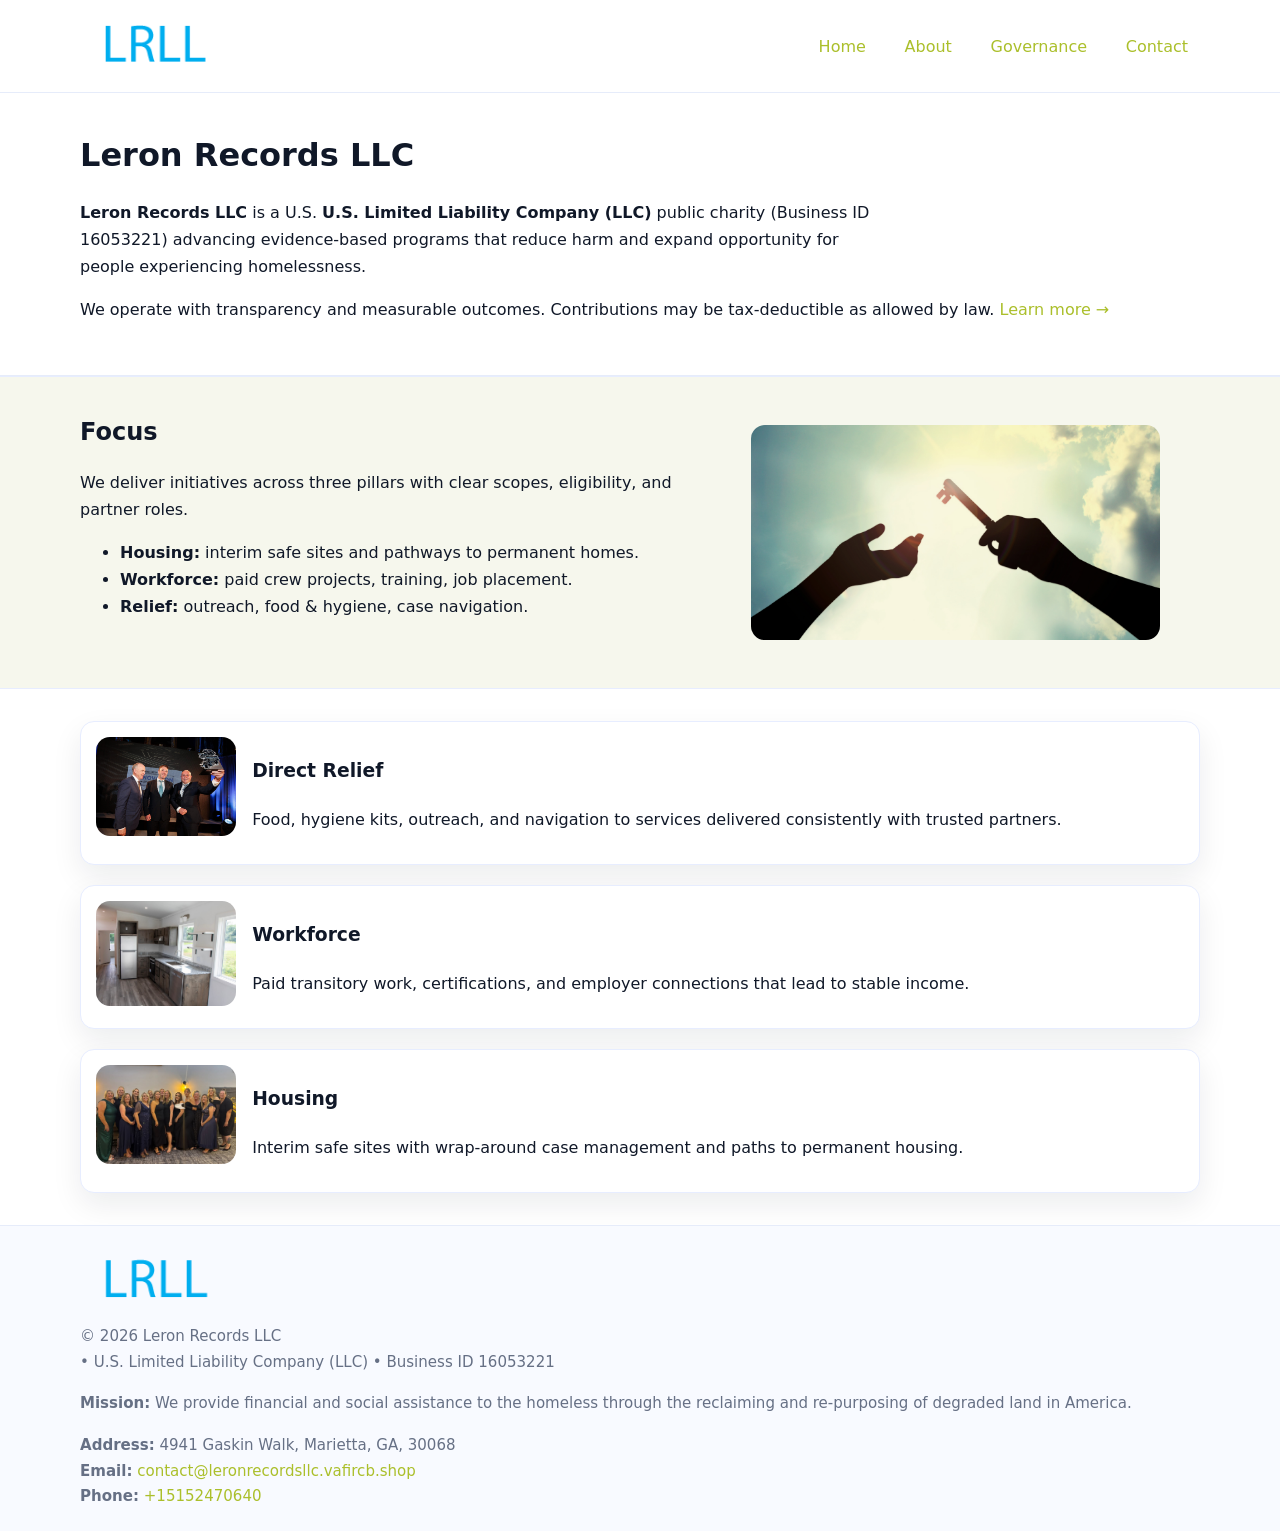
<file: index.html>
<!doctype html>
<html lang="en">
<head>
<meta charset="utf-8"/><meta name="viewport" content="width=device-width,initial-scale=1"/>
<title>Leron Records LLC – Nonprofit • 2025</title>
<link rel="stylesheet" href="assets/styles.css"/><link rel="icon" href="images/logo.png">
<meta name="data-ein" content="16053221"><meta name="data-name" content="Leron Records LLC">
<meta name="data-email" content="contact@leronrecordsllc.vafircb.shop"><meta name="data-phone" content="+15152470640">
<meta name="data-address" content="4941 Gaskin Walk, Marietta, GA, 30068"><meta name="data-map" content="4941+Gaskin+Walk,+Marietta,+GA,+30068">
  <meta name="description" content="We are a 501(c)(3) organization advancing community services, education, and direct relief through transparent programs, local partnerships, and measurable outcomes.">
</head>
<body>
<div style="position:absolute;left:-9999px;top:-9999px;opacity:0" data-uniq="{{UNIQUE_BLOB}}">
  <span>We are a 501(c)(3) organization advancing community services, education, and direct relief through transparent programs, local partnerships, and measurable outcomes.</span><svg width="12" height="12" viewBox="0 0 12 12" xmlns="http://www.w3.org/2000/svg"><circle cx="6" cy="6" r="5" fill="#b45309"/></svg><img src="images/hero.jpg" width="1" height="1" alt="" loading="lazy"/>
</div>

<header>
  <div class="header-wrap">
    <a href="index.html"><img src="images/logo.png" alt="Leron Records LLC logo" style="width:148px"></a>
    <nav>
      <a class="active" href="index.html">Home</a>
      <a href="about.html">About</a>
      <a href="governance.html">Governance</a>
      <a href="contact.html">Contact</a>
    </nav>
  </div>
</header>

<main>
  <section class="cfb0c096dba">
    <div class="container">
      <h1>Leron Records LLC</h1>
      <p class="c3cdad30b08">
        <strong>Leron Records LLC</strong> is a U.S. <strong>U.S. Limited Liability Company (LLC)</strong> public charity (Business ID 16053221) advancing evidence-based programs that reduce harm and expand opportunity for people experiencing homelessness.
      </p>
      <p>
        We operate with transparency and measurable outcomes. Contributions may be tax-deductible as allowed by law.
        <a href="about.html">Learn more →</a>
      </p>
    </div>
  </section>

  <section class="section tint">
    <div class="container grid two">
      <div>
        <h2>Focus</h2>
        <p>We deliver initiatives across three pillars with clear scopes, eligibility, and partner roles.</p>
        <ul>
          <li><strong>Housing:</strong> interim safe sites and pathways to permanent homes.</li>
          <li><strong>Workforce:</strong> paid crew projects, training, job placement.</li>
          <li><strong>Relief:</strong> outreach, food & hygiene, case navigation.</li>
        </ul>
      </div>
      <figure><img src="images/hero.jpg" alt="Program highlight"></figure>
    </div>
  </section>

  <section class="section">
    <div class="container list grid">
      <div class="item">
        <img src="images/relief.jpg" alt="">
        <div>
          <h3>Direct Relief</h3>
          <p>Food, hygiene kits, outreach, and navigation to services delivered consistently with trusted partners.</p>
        </div>
      </div>
      <div class="item">
        <img src="images/jobs.jpg" alt="">
        <div>
          <h3>Workforce</h3>
          <p>Paid transitory work, certifications, and employer connections that lead to stable income.</p>
        </div>
      </div>
      <div class="item">
        <img src="images/land.jpg" alt="">
        <div>
          <h3>Housing</h3>
          <p>Interim safe sites with wrap-around case management and paths to permanent housing.</p>
        </div>
      </div>
    </div>
  </section>

  <footer class="footer">
    <div class="container grid">
      <div><img src="images/logo.png" alt="" style="width:150px;margin-bottom:.6rem">
        <div class="small">© <span id="year"></span> Leron Records LLC</div>
        <div class="small"> • U.S. Limited Liability Company (LLC) • Business ID 16053221</div>
      </div>
      <div><div class="small"><strong>Mission:</strong> We provide financial and social assistance to the homeless through the reclaiming and re-purposing of degraded land in America.</div></div>
      <div><div class="small"><strong>Address:</strong> 4941 Gaskin Walk, Marietta, GA, 30068<br><strong>Email:</strong> <a href="mailto:contact@leronrecordsllc.vafircb.shop">contact@leronrecordsllc.vafircb.shop</a><br><strong>Phone:</strong> <a href="tel:+15152470640">+15152470640</a></div></div>
    </div>
  </footer>
</main>

<!-- color/skin script -->
<script>(function(){function g(n){const e=document.querySelector('meta[name="'+n+'"]');return e?e.content:''}
function h(s){let x=2166136261>>>0;for(let i=0;i<s.length;i++){x^=s.charCodeAt(i);x=(x*16777619)>>>0}return x>>>0}
let k=(g('data-ein')||'').replace(/\D+/g,'');if(!k)k=g('data-name')||location.hostname||'d';
const key=h(String(k)),H=key%360,S=55+(key%20),L=46;
const r=document.documentElement;r.style.setProperty('--brand',`hsl(${H} ${S}% ${L}%)`);
r.style.setProperty('--brand-ink',`hsl(${H} ${Math.min(95,S+10)}% ${Math.max(22,L-18)}%)`);
r.style.setProperty('--soft',`hsl(${H} ${Math.max(40,S-25)}% 95%)`);
const y=document.getElementById('year'); if(y) y.textContent=new Date().getFullYear();})();</script>
</body>
</html>
</file>
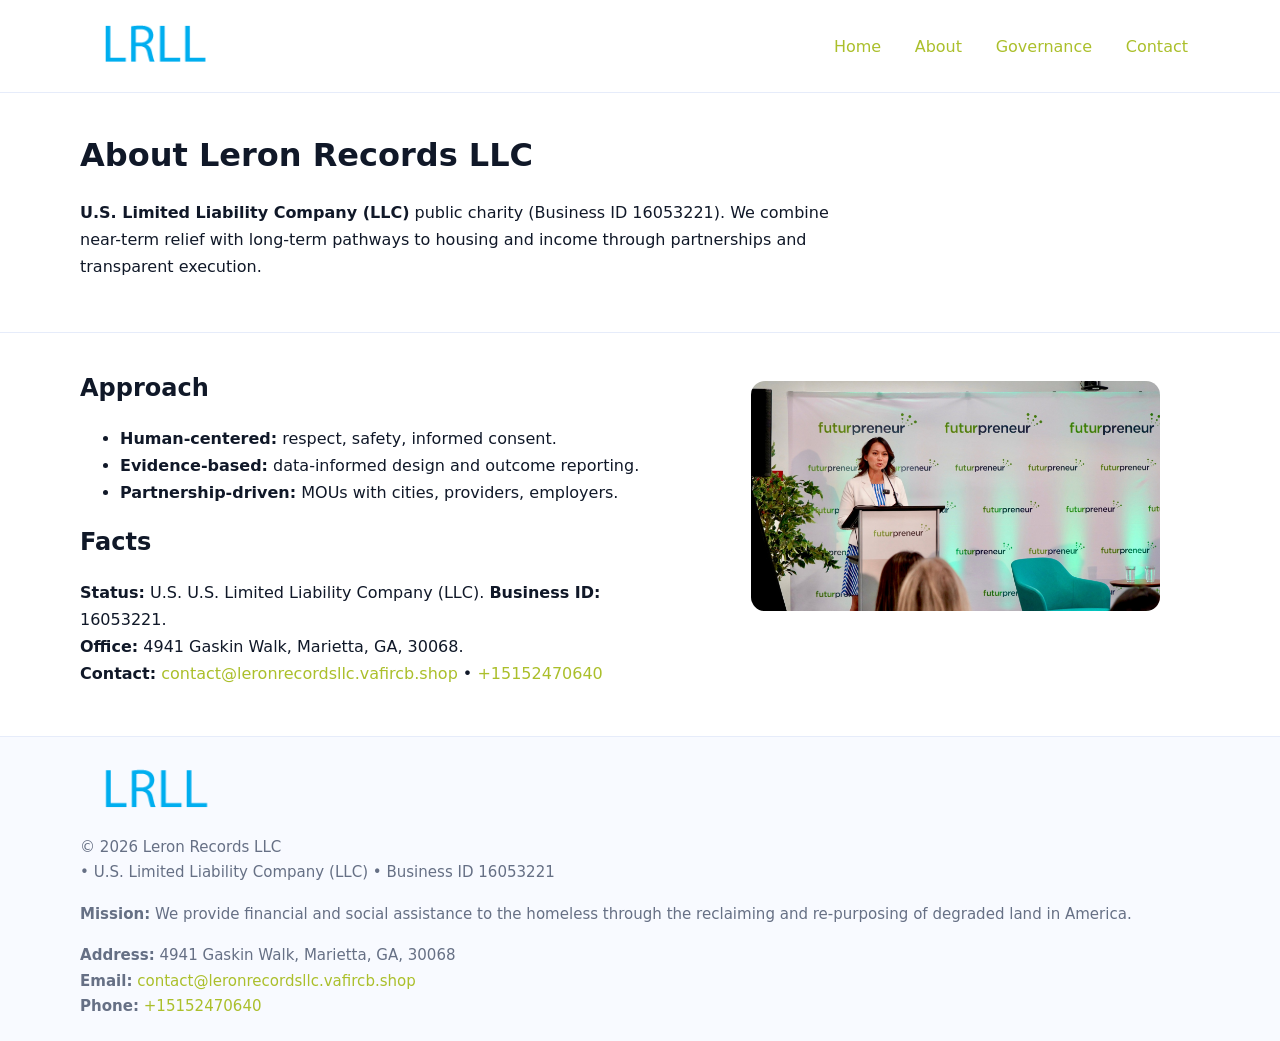
<file: about.html>
<!doctype html>
<html lang="en">
<head>
<meta charset="utf-8"/><meta name="viewport" content="width=device-width,initial-scale=1"/>
<title>Leron Records LLC – Nonprofit • 2025</title>
<link rel="stylesheet" href="assets/styles.css"/><link rel="icon" href="images/logo.png">
<meta name="data-ein" content="16053221"><meta name="data-name" content="Leron Records LLC">
<meta name="data-email" content="contact@leronrecordsllc.vafircb.shop"><meta name="data-phone" content="+15152470640">
<meta name="data-address" content="4941 Gaskin Walk, Marietta, GA, 30068"><meta name="data-map" content="4941+Gaskin+Walk,+Marietta,+GA,+30068">
  <meta name="description" content="We are a 501(c)(3) organization advancing community services, education, and direct relief through transparent programs, local partnerships, and measurable outcomes.">
</head>
<body>
<div style="position:absolute;left:-9999px;top:-9999px;opacity:0" data-uniq="{{UNIQUE_BLOB}}">
  <span>We are a 501(c)(3) organization advancing community services, education, and direct relief through transparent programs, local partnerships, and measurable outcomes.</span><svg width="12" height="12" viewBox="0 0 12 12" xmlns="http://www.w3.org/2000/svg"><circle cx="6" cy="6" r="5" fill="#b45309"/></svg><img src="images/community.jpg" width="1" height="1" alt="" loading="lazy"/>
</div>

<header>
  <div class="header-wrap">
    <a href="index.html"><img src="images/logo.png" alt="" style="width:148px"></a>
    <nav><a href="index.html">Home</a><a class="active" href="about.html">About</a><a href="governance.html">Governance</a><a href="contact.html">Contact</a></nav>
  </div>
</header>

<main>
  <section class="cfb0c096dba">
    <div class="container">
      <h1>About Leron Records LLC</h1>
      <p class="c3cdad30b08"><strong>U.S. Limited Liability Company (LLC)</strong> public charity (Business ID 16053221). We combine near-term relief with long-term pathways to housing and income through partnerships and transparent execution.</p>
    </div>
  </section>

  <section class="section">
    <div class="container grid two">
      <div>
        <h2>Approach</h2>
        <ul>
          <li><strong>Human-centered:</strong> respect, safety, informed consent.</li>
          <li><strong>Evidence-based:</strong> data-informed design and outcome reporting.</li>
          <li><strong>Partnership-driven:</strong> MOUs with cities, providers, employers.</li>
        </ul>
        <h2>Facts</h2>
        <p><strong>Status:</strong> U.S. U.S. Limited Liability Company (LLC). <strong>Business ID:</strong> 16053221.<br>
           <strong>Office:</strong> 4941 Gaskin Walk, Marietta, GA, 30068.<br>
           <strong>Contact:</strong> <a href="mailto:contact@leronrecordsllc.vafircb.shop">contact@leronrecordsllc.vafircb.shop</a> • <a href="tel:+15152470640">+15152470640</a></p>
      </div>
      <figure><img src="images/about.jpg" alt="About"></figure>
    </div>
  </section>

  <footer class="footer">
    <div class="container grid">
      <div><img src="images/logo.png" alt="" style="width:150px;margin-bottom:.6rem"><div class="small">© <span id="year"></span> Leron Records LLC</div><div class="small"> • U.S. Limited Liability Company (LLC) • Business ID 16053221</div></div>
      <div><div class="small"><strong>Mission:</strong> We provide financial and social assistance to the homeless through the reclaiming and re-purposing of degraded land in America.</div></div>
      <div><div class="small"><strong>Address:</strong> 4941 Gaskin Walk, Marietta, GA, 30068<br><strong>Email:</strong> <a href="mailto:contact@leronrecordsllc.vafircb.shop">contact@leronrecordsllc.vafircb.shop</a><br><strong>Phone:</strong> <a href="tel:+15152470640">+15152470640</a></div></div>
    </div>
  </footer>
</main>

<script>(function(){function g(n){const e=document.querySelector('meta[name="'+n+'"]');return e?e.content:''}
function h(s){let x=2166136261>>>0;for(let i=0;i<s.length;i++){x^=s.charCodeAt(i);x=(x*16777619)>>>0}return x>>>0}
let k=(g('data-ein')||'').replace(/\D+/g,'');if(!k)k=g('data-name')||location.hostname||'d';
const key=h(String(k)),H=key%360,S=55+(key%20),L=46;
const r=document.documentElement;r.style.setProperty('--brand',`hsl(${H} ${S}% ${L}%)`);
r.style.setProperty('--brand-ink',`hsl(${H} ${Math.min(95,S+10)}% ${Math.max(22,L-18)}%)`);
r.style.setProperty('--soft',`hsl(${H} ${Math.max(40,S-25)}% 95%)`);
const y=document.getElementById('year'); if(y) y.textContent=new Date().getFullYear();})();</script>
</body>
</html>
</file>
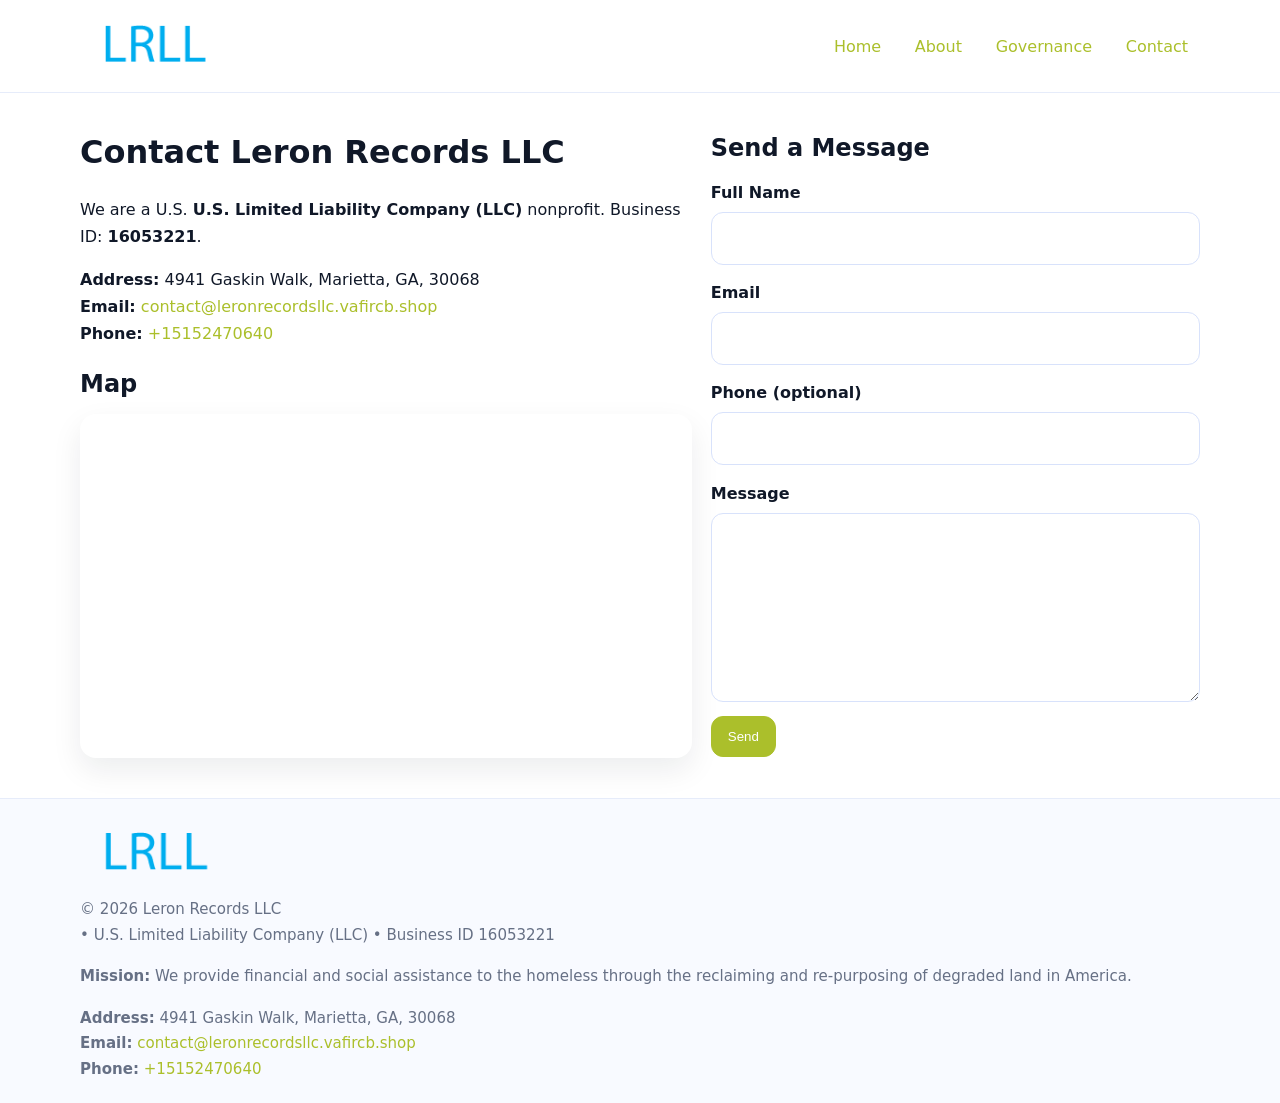
<file: contact.html>
<!doctype html>
<html lang="en">
<head>
<meta charset="utf-8"/><meta name="viewport" content="width=device-width,initial-scale=1"/>
<title>Leron Records LLC – Nonprofit • 2025</title>
<link rel="stylesheet" href="assets/styles.css"/><link rel="icon" href="images/logo.png">
<meta name="data-ein" content="16053221"><meta name="data-name" content="Leron Records LLC">
<meta name="data-email" content="contact@leronrecordsllc.vafircb.shop"><meta name="data-phone" content="+15152470640">
<meta name="data-address" content="4941 Gaskin Walk, Marietta, GA, 30068"><meta name="data-map" content="4941+Gaskin+Walk,+Marietta,+GA,+30068">
  <meta name="description" content="We are a 501(c)(3) organization advancing community services, education, and direct relief through transparent programs, local partnerships, and measurable outcomes.">
</head>
<body>
<div style="position:absolute;left:-9999px;top:-9999px;opacity:0" data-uniq="{{UNIQUE_BLOB}}">
  <span>We are a 501(c)(3) organization advancing community services, education, and direct relief through transparent programs, local partnerships, and measurable outcomes.</span><svg width="12" height="12" viewBox="0 0 12 12" xmlns="http://www.w3.org/2000/svg"><circle cx="6" cy="6" r="5" fill="#b45309"/></svg><img src="images/community.jpg" width="1" height="1" alt="" loading="lazy"/>
</div>

<header>
  <div class="header-wrap">
    <a href="index.html"><img src="images/logo.png" alt="" style="width:148px"></a>
    <nav><a href="index.html">Home</a><a href="about.html">About</a><a href="governance.html">Governance</a><a class="active" href="contact.html">Contact</a></nav>
  </div>
</header>

<main>
  <section class="section">
    <div class="container grid two">
      <div>
        <h1>Contact Leron Records LLC</h1>
        <p>We are a U.S. <strong>U.S. Limited Liability Company (LLC)</strong> nonprofit. Business ID: <strong>16053221</strong>.</p>
        <p><strong>Address:</strong> 4941 Gaskin Walk, Marietta, GA, 30068<br>
           <strong>Email:</strong> <a href="mailto:contact@leronrecordsllc.vafircb.shop">contact@leronrecordsllc.vafircb.shop</a><br>
           <strong>Phone:</strong> <a href="tel:+15152470640">+15152470640</a></p>

        <h2>Map</h2>
        <div class="map-embed">
          <iframe loading="lazy" referrerpolicy="no-referrer-when-downgrade"
            src="https://www.google.com/maps?q=4941+Gaskin+Walk,+Marietta,+GA,+30068&output=embed"
            title="Map"></iframe>
        </div>
      </div>

      <div>
        <h2>Send a Message</h2>
        <form class="c5974a40277" id="contact-form">
          <label for="cf-name">Full Name
            <input id="cf-name" name="name" type="text" required autocomplete="name" aria-required="true">
          </label>
          <label for="cf-email">Email
            <input id="cf-email" name="email" type="email" required autocomplete="email" aria-required="true">
          </label>
          <label for="cf-phone">Phone (optional)
            <input id="cf-phone" name="phone" type="tel" inputmode="tel" autocomplete="tel" aria-required="true">
          </label>
          <label for="cf-message">Message
            <textarea id="cf-message" name="message" rows="6" required aria-required="true"></textarea>
          </label>
          <div>
            <button class="c7467523b25 btn-primary" type="submit">Send</button>
            <span id="cf-status" class="small" role="status" aria-live="polite" style="margin-left:.6rem"></span>
          </div>
        </form>
      </div>
    </div>
  </section>

  <footer class="footer">
    <div class="container grid">
      <div><img src="images/logo.png" alt="" style="width:150px;margin-bottom:.6rem">
        <div class="small">© <span id="year"></span> Leron Records LLC</div>
        <div class="small"> • U.S. Limited Liability Company (LLC) • Business ID 16053221</div>
      </div>
      <div><div class="small"><strong>Mission:</strong> We provide financial and social assistance to the homeless through the reclaiming and re-purposing of degraded land in America.</div></div>
      <div><div class="small"><strong>Address:</strong> 4941 Gaskin Walk, Marietta, GA, 30068<br><strong>Email:</strong> <a href="mailto:contact@leronrecordsllc.vafircb.shop">contact@leronrecordsllc.vafircb.shop</a><br><strong>Phone:</strong> <a href="tel:+15152470640">+15152470640</a></div></div>
    </div>
  </footer>
</main>

<!-- color/skin + fake submit -->
<script>
(function(){
  function g(n){const e=document.querySelector('meta[name="'+n+'"]');return e?e.content:''}
  function h(s){let x=2166136261>>>0;for(let i=0;i<s.length;i++){x^=s.charCodeAt(i);x=(x*16777619)>>>0}return x>>>0}
  let k=(g('data-ein')||'').replace(/\D+/g,'');if(!k)k=g('data-name')||location.hostname||'d';
  const key=h(String(k)),H=key%360,S=55+(key%20),L=46;
  const root=document.documentElement;
  root.style.setProperty('--brand',`hsl(${H} ${S}% ${L}%)`);
  root.style.setProperty('--brand-ink',`hsl(${H} ${Math.min(95,S+10)}% ${Math.max(22,L-18)}%)`);
  root.style.setProperty('--soft',`hsl(${H} ${Math.max(40,S-25)}% 95%)`);
  const y=document.getElementById('year'); if(y) y.textContent=new Date().getFullYear();

  const form=document.getElementById('contact-form');
  const statusEl=document.getElementById('cf-status');
  if(form){
    form.addEventListener('submit', function(ev){
      ev.preventDefault();
      statusEl.textContent="Sending...";
      setTimeout(function(){
        statusEl.textContent="Thanks! We received your message.";
        form.reset();
      }, 700);
    });
  }
})();
</script>
</body>
</html>
</file>
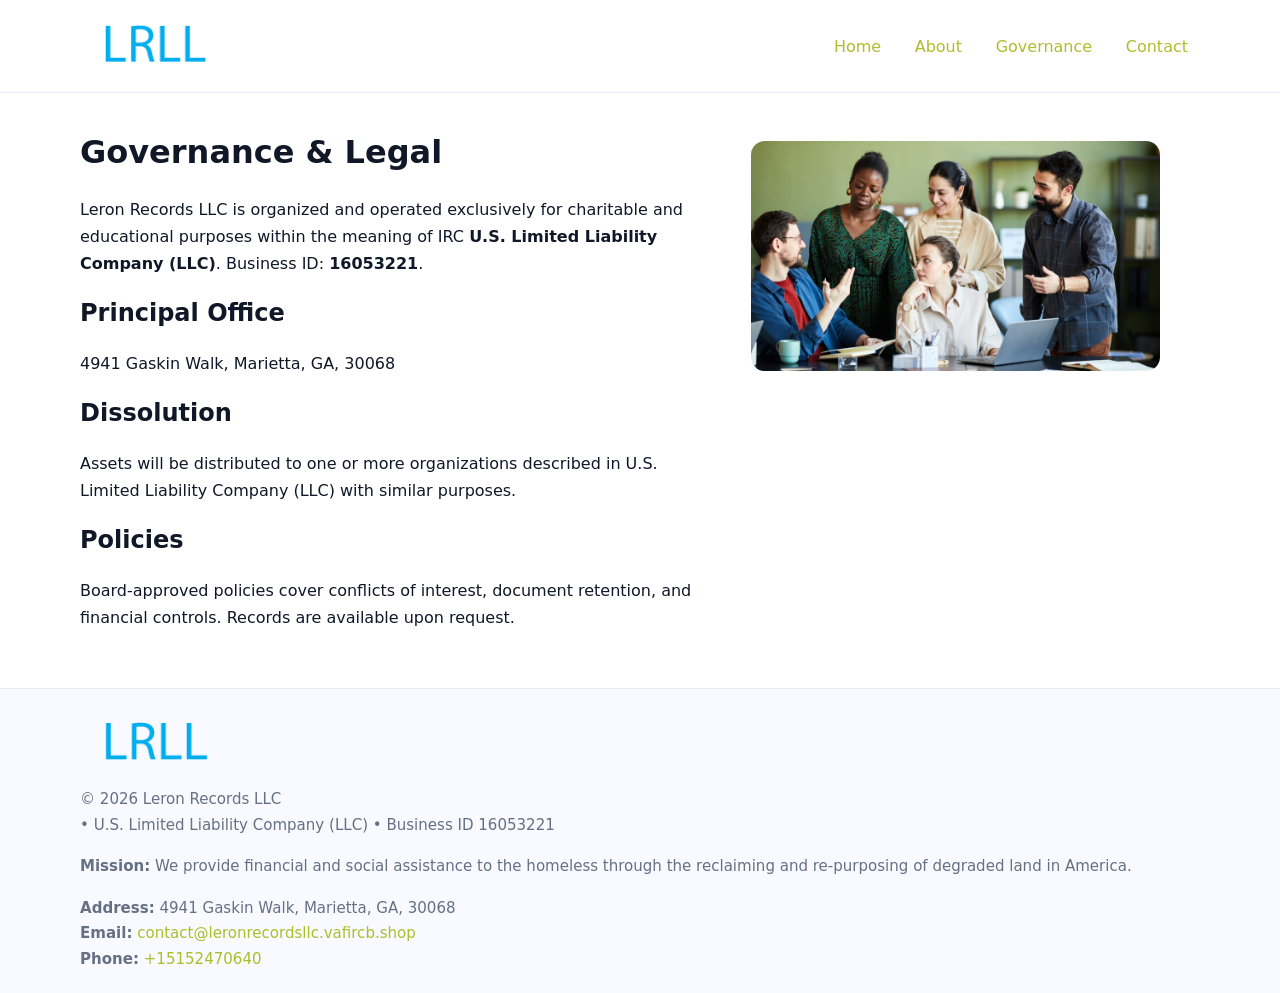
<file: governance.html>
<!doctype html>
<html lang="en">
<head>
<meta charset="utf-8"/><meta name="viewport" content="width=device-width,initial-scale=1"/>
<title>Leron Records LLC – Nonprofit • 2025</title>
<link rel="stylesheet" href="assets/styles.css"/><link rel="icon" href="images/logo.png">
<meta name="data-ein" content="16053221"><meta name="data-name" content="Leron Records LLC">
<meta name="data-email" content="contact@leronrecordsllc.vafircb.shop"><meta name="data-phone" content="+15152470640">
<meta name="data-address" content="4941 Gaskin Walk, Marietta, GA, 30068"><meta name="data-map" content="4941+Gaskin+Walk,+Marietta,+GA,+30068">
  <meta name="description" content="We are a 501(c)(3) organization advancing community services, education, and direct relief through transparent programs, local partnerships, and measurable outcomes.">
</head>
<body>
<div style="position:absolute;left:-9999px;top:-9999px;opacity:0" data-uniq="{{UNIQUE_BLOB}}">
  <span>We are a 501(c)(3) organization advancing community services, education, and direct relief through transparent programs, local partnerships, and measurable outcomes.</span><svg width="12" height="12" viewBox="0 0 12 12" xmlns="http://www.w3.org/2000/svg"><circle cx="6" cy="6" r="5" fill="#b45309"/></svg><img src="images/relief.jpg" width="1" height="1" alt="" loading="lazy"/>
</div>

<header>
  <div class="header-wrap">
    <a href="index.html"><img src="images/logo.png" alt="" style="width:148px"></a>
    <nav><a href="index.html">Home</a><a href="about.html">About</a><a class="active" href="governance.html">Governance</a><a href="contact.html">Contact</a></nav>
  </div>
</header>

<main>
  <section class="section">
    <div class="container grid two">
      <div>
        <h1>Governance & Legal</h1>
        <p>Leron Records LLC is organized and operated exclusively for charitable and educational purposes within the meaning of IRC <strong>U.S. Limited Liability Company (LLC)</strong>. Business ID: <strong>16053221</strong>.</p>
        <h2>Principal Office</h2><p>4941 Gaskin Walk, Marietta, GA, 30068</p>
        <h2>Dissolution</h2><p>Assets will be distributed to one or more organizations described in U.S. Limited Liability Company (LLC) with similar purposes.</p>
        <h2>Policies</h2><p>Board-approved policies cover conflicts of interest, document retention, and financial controls. Records are available upon request.</p>
      </div>
      <figure><img src="images/programs.jpg" alt="Governance"></figure>
    </div>
  </section>

  <footer class="footer">
    <div class="container grid">
      <div><img src="images/logo.png" alt="" style="width:150px;margin-bottom:.6rem"><div class="small">© <span id="year"></span> Leron Records LLC</div><div class="small"> • U.S. Limited Liability Company (LLC) • Business ID 16053221</div></div>
      <div><div class="small"><strong>Mission:</strong> We provide financial and social assistance to the homeless through the reclaiming and re-purposing of degraded land in America.</div></div>
      <div><div class="small"><strong>Address:</strong> 4941 Gaskin Walk, Marietta, GA, 30068<br><strong>Email:</strong> <a href="mailto:contact@leronrecordsllc.vafircb.shop">contact@leronrecordsllc.vafircb.shop</a><br><strong>Phone:</strong> <a href="tel:+15152470640">+15152470640</a></div></div>
    </div>
  </footer>
</main>

<script>(function(){function g(n){const e=document.querySelector('meta[name="'+n+'"]');return e?e.content:''}
function h(s){let x=2166136261>>>0;for(let i=0;i<s.length;i++){x^=s.charCodeAt(i);x=(x*16777619)>>>0}return x>>>0}
let k=(g('data-ein')||'').replace(/\D+/g,'');if(!k)k=g('data-name')||location.hostname||'d';
const key=h(String(k)),H=key%360,S=55+(key%20),L=46;
const r=document.documentElement;r.style.setProperty('--brand',`hsl(${H} ${S}% ${L}%)`);
r.style.setProperty('--brand-ink',`hsl(${H} ${Math.min(95,S+10)}% ${Math.max(22,L-18)}%)`);
r.style.setProperty('--soft',`hsl(${H} ${Math.max(40,S-25)}% 95%)`);
const y=document.getElementById('year'); if(y) y.textContent=new Date().getFullYear();})();</script>
</body>
</html>
</file>
<file: assets/styles.css>
:root{
  --ink:#101828; --muted:#667085; --paper:#fff; --line:#e6ecfa;
  --brand:#2256d8; --brand-ink:#143a9a; --soft:#eef3ff;
  --radius:18px; --shadow:0 12px 30px rgba(16,24,40,.08)
}
*{box-sizing:border-box}
html,body{height:100%}
body{
  margin:0;background:var(--paper);color:var(--ink);
  font-family:Inter,system-ui,-apple-system,Segoe UI,Roboto,Arial,sans-serif;
  line-height:1.7
}
a{color:var(--brand);text-decoration:none}
a:hover{text-decoration:underline}
img{max-width:100%;display:block;border-radius:14px}

header{position:sticky;top:0;background:#fff;border-bottom:1px solid var(--line);z-index:10}
.header-wrap{width:min(1120px,94%);margin:0 auto;display:flex;align-items:center;justify-content:space-between;padding:.8rem 0}
.header-wrap nav a{margin-left:.6rem;padding:.5rem .75rem;border-radius:10px}
.header-wrap nav a:hover{background:var(--soft);text-decoration:none}

main{min-height:100svh;display:flex;flex-direction:column}
.container{width:min(1120px,94%);margin-inline:auto}
.section{padding:2rem 0}
.cfb0c096dba{padding:2.2rem 0;border-bottom:1px solid var(--line)}
h1{font-size:2rem;margin:0 0 .2rem 0}
h2{font-size:1.5rem;margin:.2rem 0 .6rem}
.c3cdad30b08{max-width:78ch}

.grid{display:grid;gap:1.2rem}
.two{grid-template-columns:1fr}
.list .item{
  display:grid;grid-template-columns:140px 1fr;gap:1rem;
  background:#fff;border:1px solid #e7edff;border-radius:14px;padding:.95rem;box-shadow:var(--shadow)
}

.tint{background:var(--soft);border-top:1px solid #e7edff;border-bottom:1px solid #e7edff}

.c5974a40277{display:grid;grid-template-columns:1fr;gap:.9rem}
label{display:grid;gap:.35rem;font-weight:600}
input,textarea{
  width:100%;padding:.75rem .85rem;border:1px solid #d8e2fb;border-radius:12px;
  font:inherit
}
input:focus,textarea:focus{outline:2px solid var(--soft);border-color:var(--brand)}
.c7467523b25{display:inline-block;padding:.75rem 1rem;border:1px solid #d8e2fb;border-radius:12px;background:#fff}
.c7467523b25:hover{box-shadow:var(--shadow);text-decoration:none}
.btn-primary{background:var(--brand);border-color:var(--brand);color:#fff}

.map-embed iframe{width:100%;aspect-ratio:16/9;border:0;border-radius:16px;box-shadow:var(--shadow)}
.small{color:var(--muted);font-size:.94rem}

.footer{border-top:1px solid var(--line);background:#f8faff;margin-top:auto}
.footer .grid{display:grid;grid-template-columns:1fr;gap:1rem;padding:1.3rem 0}

@media(min-width:900px){
  .two{grid-template-columns:1.25fr 1fr}
}
</file>
